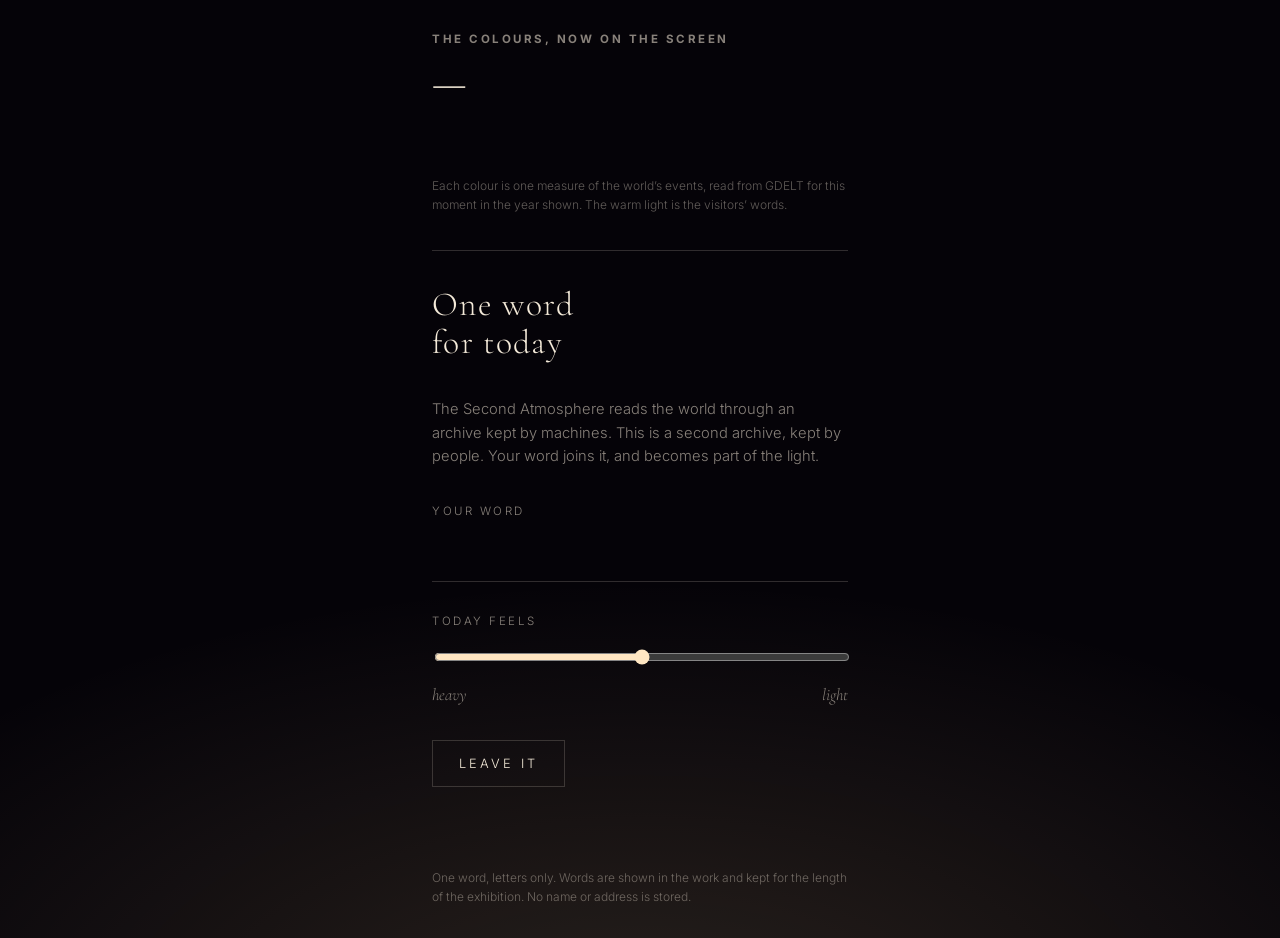
<file: add.html>
<!DOCTYPE html>
<html lang="en">
<head>
  <meta charset="UTF-8">
  <meta name="viewport" content="width=device-width, initial-scale=1.0">
  <meta name="description" content="Leave one word for today in the visitors' archive of The Second Atmosphere.">
  <title>Leave a Word — The Second Atmosphere</title>
  <link rel="preconnect" href="https://fonts.googleapis.com">
  <link rel="preconnect" href="https://fonts.gstatic.com" crossorigin>
  <link href="https://fonts.googleapis.com/css2?family=Cormorant+Garamond:ital,wght@0,300;0,400;1,300&family=Inter:wght@300;400&display=swap" rel="stylesheet">
  <style>
    :root {
      --ink: #f4ead9;
      --muted: rgba(244, 234, 217, 0.55);
      --faint: rgba(244, 234, 217, 0.18);
      --lamp: #ffe6c2;
      --ember: #eb9e66;
      --bg: #050308;
    }
    * { box-sizing: border-box; }
    html, body { margin: 0; min-height: 100%; background: var(--bg); color: var(--ink); }
    body {
      font-family: 'Inter', system-ui, sans-serif; font-weight: 300;
      min-height: 100svh; display: grid; place-items: center; padding: 2rem 1.25rem;
      background: radial-gradient(120% 80% at 50% 110%, rgba(255, 214, 160, 0.14), transparent 60%), var(--bg);
    }
    main { width: min(26rem, 100%); display: flex; flex-direction: column; gap: 2.2rem; }
    h1 {
      font-family: 'Cormorant Garamond', serif; font-weight: 300; font-size: 2.1rem;
      letter-spacing: 0.04em; margin: 0; line-height: 1.15;
    }
    p { margin: 0; color: var(--muted); font-size: 0.92rem; line-height: 1.6; }
    label { display: block; font-size: 0.72rem; letter-spacing: 0.22em; text-transform: uppercase; color: var(--muted); margin-bottom: 0.7rem; }
    input[type=text] {
      width: 100%; background: transparent; border: 0; border-bottom: 1px solid var(--faint);
      color: var(--ink); font-family: 'Cormorant Garamond', serif; font-size: 2rem; font-weight: 300;
      padding: 0.3rem 0 0.5rem; outline: none; border-radius: 0;
    }
    input[type=text]:focus { border-bottom-color: var(--lamp); }
    .tone-ends { display: flex; justify-content: space-between; font-family: 'Cormorant Garamond', serif; font-style: italic; font-size: 1.05rem; color: var(--muted); margin-top: 0.4rem; }
    input[type=range] { width: 100%; accent-color: var(--lamp); height: 2rem; }
    button {
      align-self: flex-start; background: transparent; color: var(--ink); border: 1px solid var(--faint);
      font: inherit; font-size: 0.8rem; letter-spacing: 0.24em; text-transform: uppercase;
      padding: 0.95rem 1.6rem; cursor: pointer; transition: border-color 0.3s, background 0.3s;
    }
    button:hover:not(:disabled), button:focus-visible { border-color: var(--lamp); background: rgba(255, 230, 194, 0.06); outline: none; }
    button:disabled { opacity: 0.4; cursor: default; }
    .status { min-height: 1.6em; font-family: 'Cormorant Garamond', serif; font-style: italic; font-size: 1.15rem; color: var(--lamp); }
    .status.is-error { color: var(--ember); }
    .note { font-size: 0.75rem; color: rgba(244, 234, 217, 0.38); }

    /* The colour table, live from the gallery screen (?place=gallery) */
    .field { display: flex; flex-direction: column; gap: 1rem; padding-bottom: 2.2rem; border-bottom: 1px solid var(--faint); }
    .eyebrow { font-size: 0.72rem; letter-spacing: 0.22em; text-transform: uppercase; color: var(--muted); margin: 0; }
    .field-year { font-family: 'Cormorant Garamond', serif; font-weight: 300; font-size: 2.6rem; letter-spacing: 0.22em; line-height: 1; color: var(--ink); font-variant-numeric: lining-nums; transition: opacity 0.6s ease; }
    .field-year.is-changing { opacity: 0; }
    .field-record { font-family: 'Cormorant Garamond', serif; font-style: italic; font-size: 1.02rem; margin-top: -0.4rem; min-height: 1.5em; }
    .signals { list-style: none; margin: 0.4rem 0 0; padding: 0; display: flex; flex-direction: column; gap: 0.95rem; }
    .signals li { display: grid; grid-template-columns: 0.7rem 1fr auto; grid-template-rows: auto auto; column-gap: 0.75rem; row-gap: 0.4rem; align-items: center; }
    .dot { width: 0.7rem; height: 0.7rem; border-radius: 50%; grid-row: 1; }
    .sig-name { font-size: 0.86rem; letter-spacing: 0.04em; color: var(--ink); }
    .sig-val { font-size: 0.8rem; color: var(--muted); font-variant-numeric: tabular-nums; }
    .track { display: block; grid-column: 2 / 4; height: 3px; background: rgba(244, 234, 217, 0.1); overflow: hidden; }
    .fill { display: block; height: 100%; width: 0; transition: width 1.6s cubic-bezier(0.16, 1, 0.3, 1); }
    .field.is-stale .signals, .field.is-stale .field-year { opacity: 0.35; }
    @media (prefers-reduced-motion: reduce) { .fill, .field-year { transition: none; } }
    @media (prefers-reduced-motion: no-preference) {
      main { animation: rise 1.2s ease both; }
      @keyframes rise { from { opacity: 0; transform: translateY(10px); } }
    }
  </style>
</head>
<body>
  <main>
    <section class="field" id="field" hidden aria-labelledby="field-h">
      <h2 class="eyebrow" id="field-h">The colours, now on the screen</h2>
      <p class="field-year" id="f-year" aria-live="polite">—</p>
      <p class="field-record" id="f-record"></p>
      <ul class="signals" id="f-signals"></ul>
      <p class="note" id="f-note">Each colour is one measure of the world’s events, read from GDELT for this moment in the year shown. The warm light is the visitors’ words.</p>
    </section>

    <header>
      <h1>One word<br>for today</h1>
    </header>
    <p>The Second Atmosphere reads the world through an archive kept by machines. This is a second archive, kept by people. Your word joins it, and becomes part of the light.</p>

    <form id="form" autocomplete="off">
      <div>
        <label for="word">Your word</label>
        <input type="text" id="word" name="word" maxlength="24" required
               autocapitalize="none" spellcheck="false" enterkeyhint="done" aria-describedby="word-hint">
      </div>
      <div style="margin-top:2rem">
        <label for="tone">Today feels</label>
        <input type="range" id="tone" name="tone" min="0" max="100" value="50" aria-valuetext="neither heavy nor light">
        <div class="tone-ends" aria-hidden="true"><span>heavy</span><span>light</span></div>
      </div>
      <div style="margin-top:2.2rem; display:flex; flex-direction:column; gap:1rem">
        <button type="submit" id="send">Leave it</button>
        <div class="status" id="status" role="status"></div>
      </div>
    </form>

    <p class="note" id="word-hint">One word, letters only. Words are shown in the work and kept for the length of the exhibition. No name or address is stored.</p>
  </main>

  <script src="gdelt-adapter.js"></script>
  <script>
    (function () {
      const API = WORKER_URL ? `${WORKER_URL}/archive` : null;
      const PLACE = new URLSearchParams(location.search).get('place') === 'gallery' ? 'gallery' : 'web';
      const LOCAL_KEY = 'second-atmosphere:visitor-words';
      const PATTERN = /^[\p{L}][\p{L}\p{M}'’-]{0,23}$/u;

      const form = document.getElementById('form');
      const wordIn = document.getElementById('word');
      const toneIn = document.getElementById('tone');
      const send = document.getElementById('send');
      const status = document.getElementById('status');

      toneIn.addEventListener('input', () => {
        const v = +toneIn.value;
        toneIn.setAttribute('aria-valuetext', v < 35 ? 'heavy' : v > 65 ? 'light' : 'neither heavy nor light');
      });

      function say(text, error = false) {
        status.textContent = text;
        status.classList.toggle('is-error', error);
      }

      function keepLocally(word, tone) {
        try {
          const list = JSON.parse(localStorage.getItem(LOCAL_KEY) || '[]');
          list.push({ word, tone, at: Date.now(), place: PLACE });
          localStorage.setItem(LOCAL_KEY, JSON.stringify(list.slice(-500)));
          return true;
        } catch { return false; }
      }

      form.addEventListener('submit', async (e) => {
        e.preventDefault();
        const word = wordIn.value.trim();
        const tone = +toneIn.value;
        if (!PATTERN.test(word)) { say('One word, letters only.', true); return; }
        send.disabled = true;
        say('');
        try {
          let ok = false, message = '';
          if (API) {
            try {
              const res = await fetch(API, {
                method: 'POST', headers: { 'Content-Type': 'application/json' },
                body: JSON.stringify({ word, tone, place: PLACE }),
                signal: AbortSignal.timeout(10000),
              });
              if (res.status === 201) ok = true;
              else if (res.status === 404 || res.status === 405 || res.status === 503) ok = keepLocally(word, tone);
              else message = (await res.json().catch(() => ({}))).error || 'Something went wrong.';
            } catch { ok = keepLocally(word, tone); }
          } else {
            ok = keepLocally(word, tone);
          }
          if (ok) {
            say('Thank you. It is in the archive now.');
            wordIn.value = '';
          } else {
            say(message ? message.charAt(0).toUpperCase() + message.slice(1) + '.' : 'Something went wrong.', true);
          }
        } finally {
          setTimeout(() => { send.disabled = false; }, 1500);
        }
      });

      /* ── The colour table, live from the gallery screen ───── */
      if (PLACE === 'gallery' && WORKER_URL) {
        const NOW_API = `${WORKER_URL}/now`;
        const POLL_MS = 5000;
        const FULL_AT = 1500;    // as visitors.js
        const SIGNALS = [
          ['attention', 'event volume', '#ff00cc'],
          ['curiosity', 'diplomacy',    '#ffe800'],
          ['fear',      'conflict',     '#ff0a00'],
          ['hope',      'aid & trade',  '#00e64d'],
          ['wonder',    'stability',    '#0038ff'],
        ];
        const field = document.getElementById('field');
        const yearEl = document.getElementById('f-year');
        const recordEl = document.getElementById('f-record');
        const list = document.getElementById('f-signals');

        const rows = {};
        for (const [key, name, colour] of [...SIGNALS, ['visitors', 'visitors’ words', 'var(--lamp)']]) {
          const li = document.createElement('li');
          li.innerHTML = `<span class="dot" style="background:${colour}"></span>
            <span class="sig-name">${name}</span><span class="sig-val"></span>
            <span class="track"><span class="fill" style="background:${colour}"></span></span>`;
          list.appendChild(li);
          rows[key] = { val: li.querySelector('.sig-val'), fill: li.querySelector('.fill') };
        }

        function setRow(key, pct, text) {
          rows[key].fill.style.width = `${Math.max(0, Math.min(100, pct))}%`;
          rows[key].val.textContent = text;
        }

        let shownYear = null;
        function setYear(text) {
          if (text === shownYear) return;
          shownYear = text;
          yearEl.classList.add('is-changing');
          setTimeout(() => { yearEl.textContent = text; yearEl.classList.remove('is-changing'); }, 300);
        }

        async function pollNow() {
          try {
            const res = await fetch(NOW_API, { cache: 'no-store', signal: AbortSignal.timeout(8000) });
            const d = await res.json();
            field.hidden = false;
            if (!d.values) {
              field.classList.add('is-stale');
              recordEl.textContent = 'The screen isn’t showing at the moment.';
              return;
            }
            field.classList.toggle('is-stale', !d.fresh);
            const future = d.phase === 'future';
            setYear(future ? `${d.year} ?` : d.phase === 'past' ? String(d.year) : `${d.year} · now`);
            recordEl.textContent = !d.fresh ? 'The screen isn’t showing at the moment.'
              : future ? 'no record yet — trends carried forward'
              : d.eventsPerDay ? `${d.eventsPerDay.toLocaleString('en-AU')} events recorded a day` : '';
            for (const [key] of SIGNALS) setRow(key, d.values[key], Math.round(d.values[key]));
          } catch { /* keep what is showing; try again shortly */ }
        }

        async function pollWords() {
          try {
            const res = await fetch(API, { signal: AbortSignal.timeout(8000) });
            const d = await res.json();
            if (typeof d.count !== 'number') return;
            const strength = d.count <= 0 ? 0 : Math.min(1, 0.12 + 0.88 * Math.log(1 + d.count) / Math.log(1 + FULL_AT));
            setRow('visitors', strength * 100, d.count.toLocaleString('en-AU'));
          } catch { /* not essential */ }
        }

        let tick = 0;
        function poll() {
          if (document.hidden) return;
          pollNow();
          if (tick++ % 4 === 0) pollWords();
        }
        poll();
        setInterval(poll, POLL_MS);
        document.addEventListener('visibilitychange', () => { if (!document.hidden) { tick = 0; poll(); } });
        // A newly left word shows up in the count straight away
        form.addEventListener('submit', () => setTimeout(pollWords, 2000));
      }
    })();
  </script>
</body>
</html>
</file>
